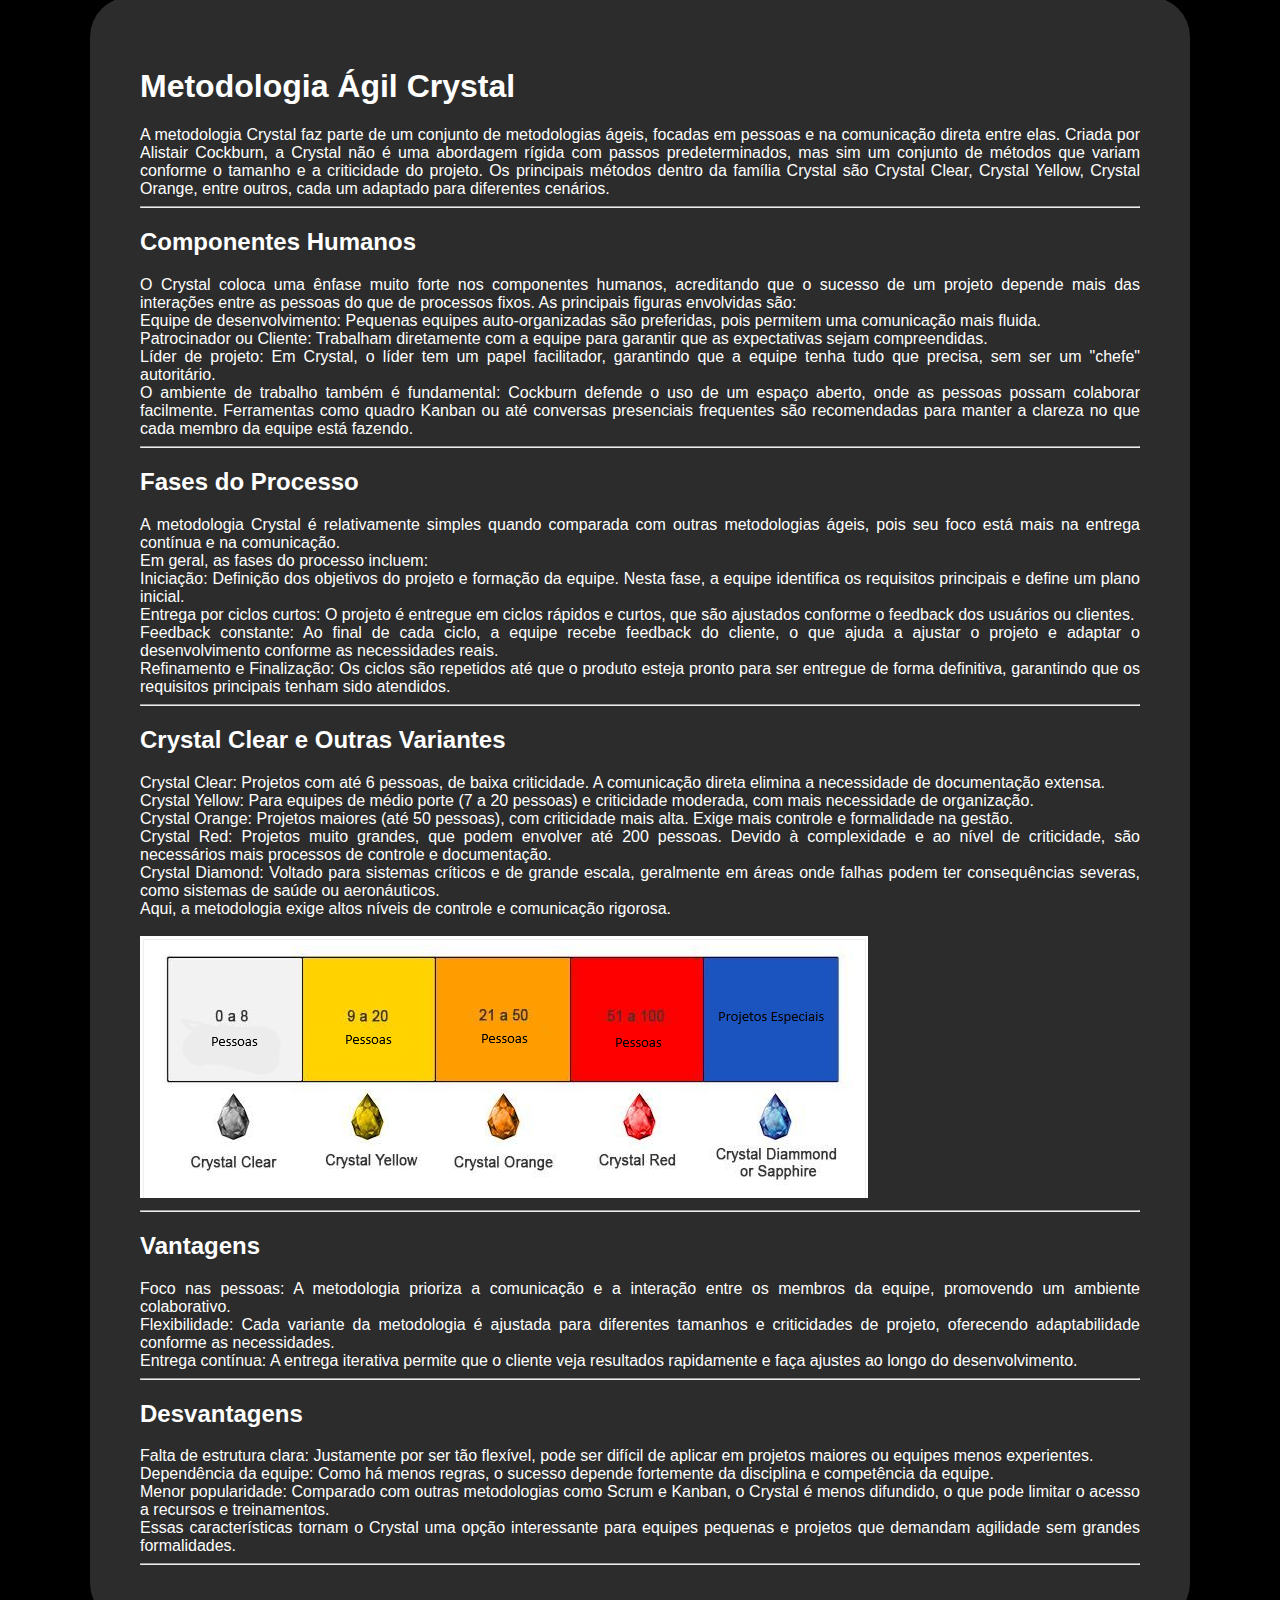
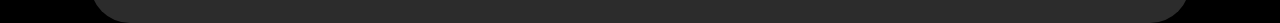
<file: Crystal/index.html>
<!DOCTYPE html>
<html lang="pt">
        <head>
        <meta charset="UTF-8">
        <meta name="viewport" content="width=device-width, initial-scale=1.0">
        <link href="style.css" rel="stylesheet" type="text/css">
    
        <title>Document</title>
        </head>
        <body>
        <div class="texto">
        <h1>Metodologia Ágil Crystal</h1> 
        A metodologia Crystal faz parte de um conjunto de metodologias ágeis, focadas em pessoas e na comunicação direta entre elas. 
        Criada por Alistair Cockburn, a Crystal não é uma abordagem rígida com passos predeterminados, mas sim um conjunto de métodos que variam conforme o tamanho e a criticidade do projeto. 
        Os principais métodos dentro da família Crystal são Crystal Clear, Crystal Yellow, Crystal Orange, entre outros, cada um adaptado para diferentes cenários.
        
        <hr>
        <h2>Componentes Humanos</h2>
        O Crystal coloca uma ênfase muito forte nos componentes humanos, acreditando que o sucesso de um projeto depende mais das interações entre as pessoas do que de processos fixos. 
        As principais figuras envolvidas são:<br>
        Equipe de desenvolvimento: Pequenas equipes auto-organizadas são preferidas, pois permitem uma comunicação mais fluida.<br>
        Patrocinador ou Cliente: Trabalham diretamente com a equipe para garantir que as expectativas sejam compreendidas.<br>
        Líder de projeto: Em Crystal, o líder tem um papel facilitador, garantindo que a equipe tenha tudo que precisa, sem ser um "chefe" autoritário.<br>
        O ambiente de trabalho também é fundamental: Cockburn defende o uso de um espaço aberto, onde as pessoas possam colaborar facilmente. 
        Ferramentas como quadro Kanban ou até conversas presenciais frequentes são recomendadas para manter a clareza no que cada membro da equipe está fazendo.
        <hr>
        <h2>Fases do Processo</h2>
        A metodologia Crystal é relativamente simples quando comparada com outras metodologias ágeis, pois seu foco está mais na entrega contínua e na comunicação. <br>
        Em geral, as fases do processo incluem:<br>
        Iniciação: Definição dos objetivos do projeto e formação da equipe. Nesta fase, a equipe identifica os requisitos principais e define um plano inicial.<br>
        Entrega por ciclos curtos: O projeto é entregue em ciclos rápidos e curtos, que são ajustados conforme o feedback dos usuários ou clientes.<br>
        Feedback constante: Ao final de cada ciclo, a equipe recebe feedback do cliente, o que ajuda a ajustar o projeto e adaptar o desenvolvimento conforme as necessidades reais.<br>
        Refinamento e Finalização: Os ciclos são repetidos até que o produto esteja pronto para ser entregue de forma definitiva, garantindo que os requisitos principais tenham sido atendidos.
        
        <hr>
        <h2>Crystal Clear e Outras Variantes</h2>
        Crystal Clear: Projetos com até 6 pessoas, de baixa criticidade. A comunicação direta elimina a necessidade de documentação extensa.<br>
        Crystal Yellow: Para equipes de médio porte (7 a 20 pessoas) e criticidade moderada, com mais necessidade de organização.<br>
        Crystal Orange: Projetos maiores (até 50 pessoas), com criticidade mais alta. Exige mais controle e formalidade na gestão.<br>
        Crystal Red: Projetos muito grandes, que podem envolver até 200 pessoas. Devido à complexidade e ao nível de criticidade, são necessários mais processos de controle e documentação.<br>
        Crystal Diamond: Voltado para sistemas críticos e de grande escala, geralmente em áreas onde falhas podem ter consequências severas, como sistemas de saúde ou aeronáuticos. <br>
        Aqui, a metodologia exige altos níveis de controle e comunicação rigorosa.
       <br>
       <br>
        <img src="images/Img_Crystal.png">
        <hr>
        <h2>Vantagens</h2>
        Foco nas pessoas: A metodologia prioriza a comunicação e a interação entre os membros da equipe, promovendo um ambiente colaborativo.<br>
        Flexibilidade: Cada variante da metodologia é ajustada para diferentes tamanhos e criticidades de projeto, oferecendo adaptabilidade conforme as necessidades.<br>
        Entrega contínua: A entrega iterativa permite que o cliente veja resultados rapidamente e faça ajustes ao longo do desenvolvimento.<br>
        <hr>
        <h2>Desvantagens</h2>
        Falta de estrutura clara: Justamente por ser tão flexível, pode ser difícil de aplicar em projetos maiores ou equipes menos experientes.<br>
        Dependência da equipe: Como há menos regras, o sucesso depende fortemente da disciplina e competência da equipe.<br>
        Menor popularidade: Comparado com outras metodologias como Scrum e Kanban, o Crystal é menos difundido, o que pode limitar o acesso a recursos e treinamentos.<br>
        Essas características tornam o Crystal uma opção interessante para equipes pequenas e projetos que demandam agilidade sem grandes formalidades.<br>
        <hr>
        </div>
        </body>
</html>
</file>
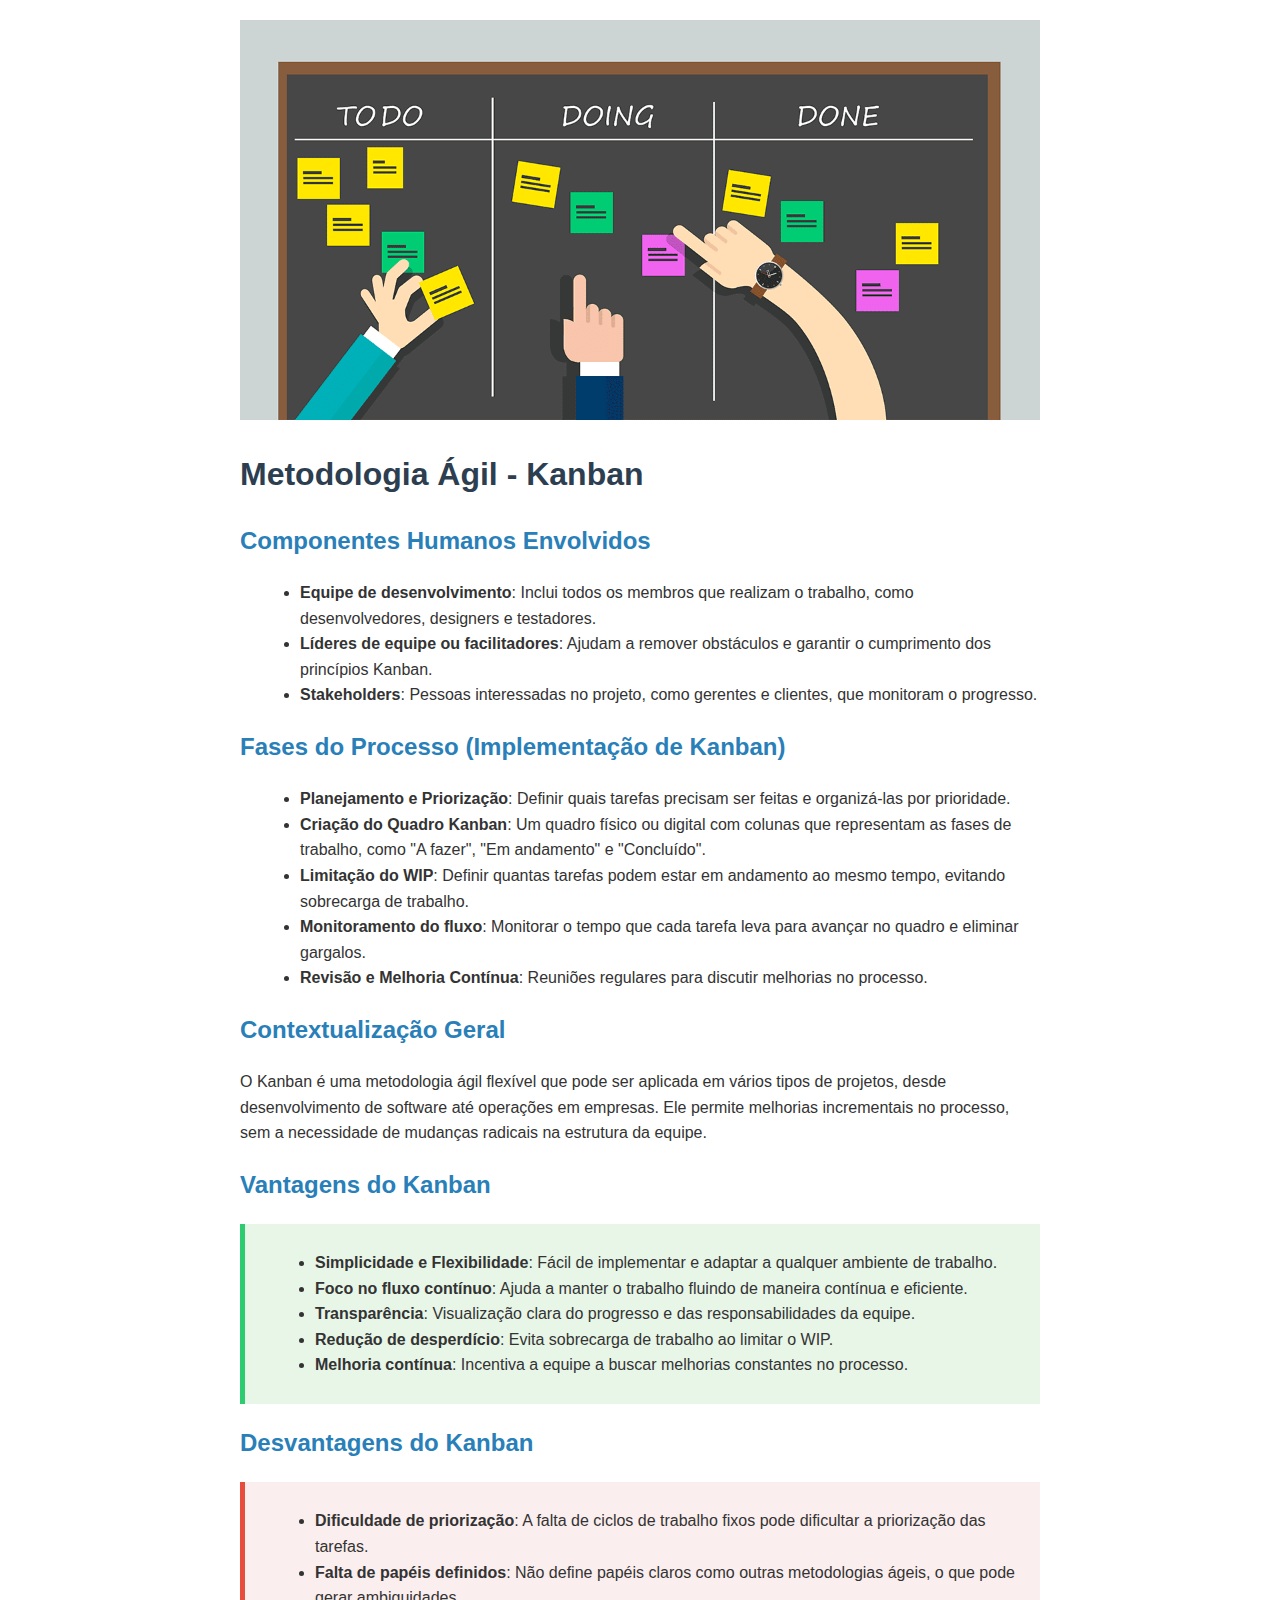
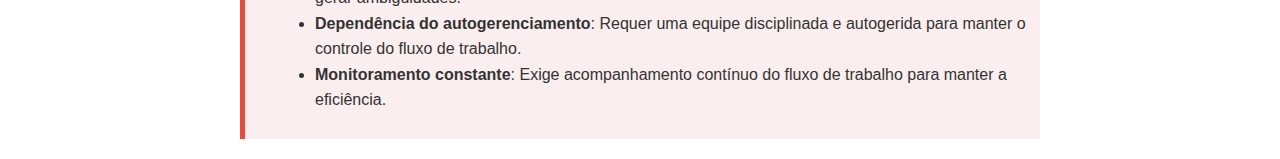
<file: Kanban/kanban.html>
<!DOCTYPE html>
<html lang="pt-BR">
<head>
    <meta charset="UTF-8">
    <meta name="viewport" content="width=device-width, initial-scale=1.0">
    <title>Metodologia Ágil - Kanban</title>
    <link rel="stylesheet" href="styles.css">
</head>
<body>
    <div class="container">
        
        <img src="Kanban.png" alt="Quadro Kanban" style="max-width:100%; height:auto;">
        <h1>Metodologia Ágil - Kanban</h1>

        <h2>Componentes Humanos Envolvidos</h2>
        <ul>
            <li><strong>Equipe de desenvolvimento</strong>: Inclui todos os membros que realizam o trabalho, como desenvolvedores, designers e testadores.</li>
            <li><strong>Líderes de equipe ou facilitadores</strong>: Ajudam a remover obstáculos e garantir o cumprimento dos princípios Kanban.</li>
            <li><strong>Stakeholders</strong>: Pessoas interessadas no projeto, como gerentes e clientes, que monitoram o progresso.</li>
        </ul>

        <h2>Fases do Processo (Implementação de Kanban)</h2>
        <ul>
            <li><strong>Planejamento e Priorização</strong>: Definir quais tarefas precisam ser feitas e organizá-las por prioridade.</li>
            <li><strong>Criação do Quadro Kanban</strong>: Um quadro físico ou digital com colunas que representam as fases de trabalho, como "A fazer", "Em andamento" e "Concluído".</li>
            <li><strong>Limitação do WIP</strong>: Definir quantas tarefas podem estar em andamento ao mesmo tempo, evitando sobrecarga de trabalho.</li>
            <li><strong>Monitoramento do fluxo</strong>: Monitorar o tempo que cada tarefa leva para avançar no quadro e eliminar gargalos.</li>
            <li><strong>Revisão e Melhoria Contínua</strong>: Reuniões regulares para discutir melhorias no processo.</li>
        </ul>

        <h2>Contextualização Geral</h2>
        <p>
            O Kanban é uma metodologia ágil flexível que pode ser aplicada em vários tipos de projetos, desde desenvolvimento de software até operações em empresas. 
            Ele permite melhorias incrementais no processo, sem a necessidade de mudanças radicais na estrutura da equipe.
        </p>

        <h2>Vantagens do Kanban</h2>
        <div class="advantages">
            <ul>
                <li><strong>Simplicidade e Flexibilidade</strong>: Fácil de implementar e adaptar a qualquer ambiente de trabalho.</li>
                <li><strong>Foco no fluxo contínuo</strong>: Ajuda a manter o trabalho fluindo de maneira contínua e eficiente.</li>
                <li><strong>Transparência</strong>: Visualização clara do progresso e das responsabilidades da equipe.</li>
                <li><strong>Redução de desperdício</strong>: Evita sobrecarga de trabalho ao limitar o WIP.</li>
                <li><strong>Melhoria contínua</strong>: Incentiva a equipe a buscar melhorias constantes no processo.</li>
            </ul>
        </div>

        <h2>Desvantagens do Kanban</h2>
        <div class="disadvantages">
            <ul>
                <li><strong>Dificuldade de priorização</strong>: A falta de ciclos de trabalho fixos pode dificultar a priorização das tarefas.</li>
                <li><strong>Falta de papéis definidos</strong>: Não define papéis claros como outras metodologias ágeis, o que pode gerar ambiguidades.</li>
                <li><strong>Dependência do autogerenciamento</strong>: Requer uma equipe disciplinada e autogerida para manter o controle do fluxo de trabalho.</li>
                <li><strong>Monitoramento constante</strong>: Exige acompanhamento contínuo do fluxo de trabalho para manter a eficiência.</li>
            </ul>
        </div>
    </div>
</body>
</html>
</file>
<file: Crystal/style.css>
body{
    background-color: black;
    margin: 0;
    height: 180vh;
    display: flex;
    flex-direction: column;
    justify-content: center;
    align-items: center; 
}

.texto{
    font-family: Arial, "Helvetica Neue", Helvetica, sans-serif;
    background-color: #2c2c2c;
    color: white;
    width: 1000px;
    padding: 50px;
    border-radius: 40px;
    text-align: justify;
}
</file>
<file: Kanban/styles.css>
body {
    font-family: Arial, sans-serif;
    margin: 20px;
    line-height: 1.6;
}

h1 {
    color: #2c3e50;
}

h2 {
    color: #2980b9;
}

ul {
    list-style-type: disc;
    margin-left: 20px;
}

p, li {
    color: #333;
}

.container {
    max-width: 800px;
    margin: 0 auto;
}

.advantages, .disadvantages {
    margin-bottom: 20px;
}

.advantages {
    background-color: #e8f6e8;
    padding: 10px;
    border-left: 5px solid #2ecc71;
}

.disadvantages {
    background-color: #fbeeee;
    padding: 10px;
    border-left: 5px solid #e74c3c;
}
</file>
